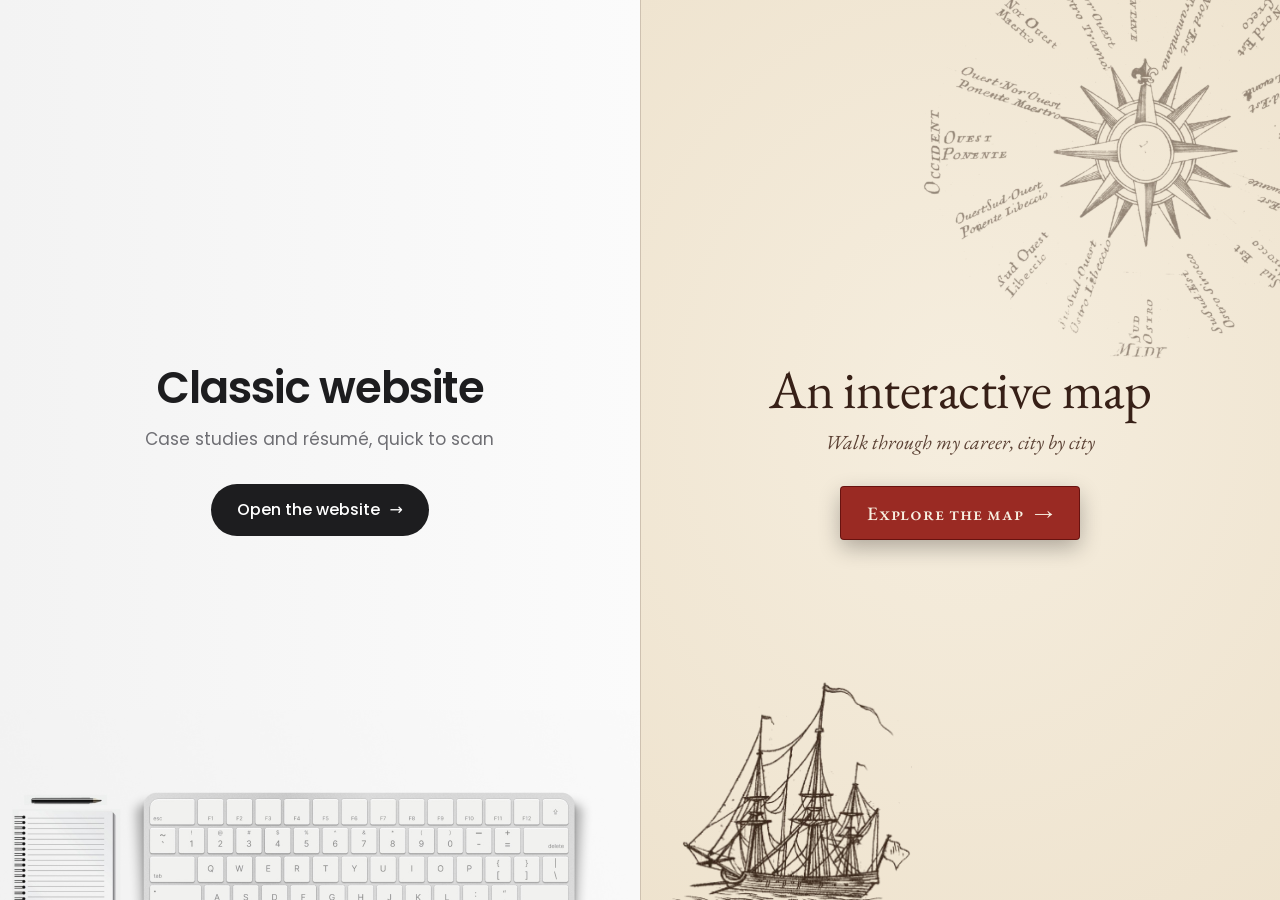
<file: split/index.html>
<!doctype html>
<html lang="en">
<head>
<meta charset="utf-8">
<meta name="viewport" content="width=device-width, initial-scale=1">
<title>Kunal Satpal | Portfolio</title>
<meta name="description" content="Portfolio of Kunal Satpal, Staff Product Designer at Hinge Health. Case studies in care, AI, fitness and commerce.">
<meta property="og:type" content="website">
<meta property="og:site_name" content="Kunal Satpal">
<meta property="og:url" content="https://kunalsatpal.com">
<meta property="og:title" content="Kunal Satpal | Portfolio">
<meta property="og:description" content="Portfolio of Kunal Satpal, Staff Product Designer at Hinge Health. Case studies in care, AI, fitness and commerce.">
<meta property="og:image" content="https://kunalsatpal.com/images/og-portfolio.jpg">
<meta property="og:image:width" content="2400">
<meta property="og:image:height" content="1260">
<meta property="og:image:alt" content="Kunal Satpal, Staff Product Designer at Hinge Health, set on parchment with a compass rose and a sailing ship.">
<meta name="twitter:card" content="summary_large_image">
<meta name="twitter:title" content="Kunal Satpal | Portfolio">
<meta name="twitter:description" content="Portfolio of Kunal Satpal, Staff Product Designer at Hinge Health. Case studies in care, AI, fitness and commerce.">
<meta name="twitter:image" content="https://kunalsatpal.com/images/og-portfolio.jpg">
<meta name="twitter:image:alt" content="Kunal Satpal, Staff Product Designer at Hinge Health, set on parchment with a compass rose and a sailing ship.">
<link rel="preconnect" href="https://fonts.googleapis.com">
<link href="https://fonts.googleapis.com/css2?family=EB+Garamond:ital,wght@0,400;0,500;1,400&family=Poppins:wght@400;500;600&display=swap" rel="stylesheet">
<style>
  :root {
    --paper: oklch(94% 0.028 84); --ink: oklch(27% 0.04 42); --ink-2: oklch(40% 0.042 48); --seal: oklch(46% 0.15 28);
  }
  * { box-sizing: border-box; margin: 0; }
  html, body { height: 100%; }
  body { display: flex; overflow: hidden; background: var(--paper); }
  a { color: inherit; text-decoration: none; }

  /* Two halves. The one you point at opens up; the other steps back. */
  .half { position: relative; flex: 1 1 0; min-width: 0; overflow: hidden; outline: none;
    display: flex; align-items: center; justify-content: center;
    transition: flex-grow .55s cubic-bezier(.2,.7,.2,1); }
  .half .art { position: absolute; transition: filter .55s, opacity .55s; }
  body:has(.half:hover, .half:focus-visible) .half:not(:hover, :focus-visible) .art { filter: saturate(.5); opacity: .75; }
  .half:hover, .half:focus-visible { flex-grow: 1.35; }

  .pitch { position: relative; z-index: 1; display: flex; flex-direction: column; align-items: center; text-align: center; padding: 0 32px; }
  .cta { display: inline-flex; align-items: center; gap: 10px; margin-top: 32px; white-space: nowrap; transition: background .25s, transform .25s; }
  .cta .arrow { transition: transform .25s; }
  .half:hover .cta .arrow, .half:focus-visible .cta .arrow { transform: translateX(4px); }

  /* Classic website: its own type, its own desk. */
  .classic { background: linear-gradient(90deg, #f3f3f3, #fbfbfb); color: #1d1d1f; font-family: "Poppins", system-ui, sans-serif; }
  .classic .art { left: 50%; bottom: 0; width: 1440px; transform: translateX(-50%); }
  .classic h2 { font: 600 clamp(34px, 3.4vw, 50px)/1.1 "Poppins", sans-serif; letter-spacing: -.02em; }
  .classic p { margin-top: 14px; font-size: 17px; color: #6e6e73; }
  .classic .cta { height: 52px; padding: 0 26px; border-radius: 999px; background: #1d1d1f; color: #fff; font-size: 16px; font-weight: 500; }
  .classic:hover .cta { background: #000; }

  /* An interactive map: parchment, ink and a wax-red button, as on the map itself. Like the classic
     half's desk, the map's own engravings sit at the edges: its compass rose, and a ship at the bottom. */
  .map { color: var(--ink); font-family: "EB Garamond", Georgia, serif;
    background: radial-gradient(120% 100% at 50% 45%, oklch(95% 0.022 84), oklch(90.5% 0.034 82)); }
  .map .art { inset: 0; pointer-events: none; }
  .map .art img { position: absolute; mix-blend-mode: multiply; }
  .map .compass { right: -120px; top: -120px; width: 520px; opacity: .55; }
  /* The ship rides the swell; leaning towards the map, it sets sail. */
  .map .ship { position: absolute; left: 5%; bottom: -2%; width: 240px; transition: transform 1.4s cubic-bezier(.3,.6,.3,1); }
  .map .ship img { position: static; display: block; width: 100%; transform-origin: 50% 85%; animation: rock 5.5s ease-in-out infinite; }
  .map:hover .ship, .map:focus-visible .ship { transform: translateX(44px); }
  @keyframes rock { 0%, 100% { transform: rotate(-1.4deg) translateY(0); } 50% { transform: rotate(1.4deg) translateY(-4px); } }
  .map h2 { font: 400 clamp(42px, 4.2vw, 62px)/1.05 "EB Garamond", serif; letter-spacing: -.01em; }
  .map p { margin-top: 12px; font: italic 400 20px/1.3 "EB Garamond", serif; color: var(--ink-2); }
  .map .cta { height: 52px; padding: 0 26px; border-radius: 3px; background: var(--seal); color: oklch(96% 0.02 84);
    font: 500 19px/1 "EB Garamond", serif; letter-spacing: .04em; font-variant-caps: small-caps;
    box-shadow: 0 0 0 1px oklch(34% 0.12 28), 0 8px 22px oklch(10% 0.02 45 / .3); }
  .map:hover .cta { background: oklch(41% 0.14 28); }

  /* The seam between the two. */
  .seam { position: relative; flex: 0 0 1px; background: oklch(27% 0.04 42 / .2); z-index: 2; }

  /* On the way out: the chosen half settles into the first colour of the page it opens,
     and that colour sweeps across the screen. Nothing reflows; the next page starts where this ends. */
  .veil { position: fixed; inset: 0; z-index: 10; pointer-events: none; visibility: hidden; }
  /* The map's loading drop, exactly as the map draws it (src/style.css .loader .ldrop), so the sweep
     ends on the map's own loading screen and the map picks up from there. */
  .veil .dot { position: absolute; left: 50%; top: 56%; width: 30px; height: 30px; margin: -15px 0 0 -15px; border-radius: 50%; opacity: 0;
    background: radial-gradient(closest-side, oklch(29% 0.05 40 / .75), oklch(29% 0.05 40 / .5) 55%, oklch(29% 0.05 40 / 0)); }
  @media (max-width: 760px) { .veil .dot { top: 50%; } }
  /* Once grown, it breathes exactly as the map's drop does (src/style.css ldrop-breathe), from the same rest. */
  .veil .dot.breathing { animation: dot-breathe 2.6s ease-in-out infinite; }
  @keyframes dot-breathe { 0%, 100% { transform: scale(1); } 50% { transform: scale(1.16); } }
  body.going { pointer-events: none; }

  /* Phones: one above the other. */
  @media (max-width: 720px), (orientation: portrait) {
    body { flex-direction: column; }
    .classic .art { width: 900px; }
    .classic p, .map p { font-size: 16px; }
    .map p { font-size: 18px; }
    .cta { margin-top: 22px; }
    .classic .cta, .map .cta { height: 48px; }
    .classic .pitch { margin-bottom: 70px; }
    .map .compass { width: 210px; right: -60px; top: -60px; }
    .map .ship { width: 150px; }
  }
  @media (prefers-reduced-motion: reduce) {
    .half, .half .art, .cta, .cta .arrow, .map .ship { transition: none; }
    .map .ship img { animation: none; }
    .map:hover .ship, .map:focus-visible .ship { transform: none; }
  }
</style>
</head>
<body>
  <a class="half classic" href="https://kunalsatpal.com/">
    <img class="art" src="desk.jpg" alt="">
    <div class="pitch">
      <h2>Classic website</h2>
      <p>Case studies and résumé, quick to scan</p>
      <span class="cta">Open the website <span class="arrow">→</span></span>
    </div>
  </a>
  <div class="seam" aria-hidden="true"></div>
  <a class="half map" href="../index.html">
    <div class="art" aria-hidden="true">
      <img class="compass" src="../assets/compass.webp" alt="">
      <div class="ship"><img src="../assets/ship.webp" alt=""></div>
    </div>
    <div class="pitch">
      <h2>An interactive map</h2>
      <p>Walk through my career, city by city</p>
      <span class="cta">Explore the map <span class="arrow">→</span></span>
    </div>
  </a>
<script>
  // The map is one big page, so fetch it ahead: on a laptop a moment after this page is up,
  // elsewhere as soon as someone leans towards it or touches it.
  const map = document.querySelector('.map')
  let fetched = false
  const prefetch = () => {
    if (fetched) return; fetched = true
    const l = document.createElement('link'); l.rel = 'prefetch'; l.href = map.href; document.head.appendChild(l)
  }
  for (const t of ['pointerenter', 'pointerdown', 'focus']) map.addEventListener(t, prefetch, { once: true })
  if (matchMedia('(pointer: fine)').matches) addEventListener('load', () => setTimeout(prefetch, 800))

  // The first frame of each destination: the classic site's off-white, the map's loading sheet.
  const FIRST = { classic: 'rgb(247, 247, 247)', map: 'rgb(222, 212, 187)' }
  const veil = document.createElement('div'); veil.className = 'veil'; document.body.appendChild(veil)
  const dot = document.createElement('div'); dot.className = 'dot'; veil.appendChild(dot)
  const still = matchMedia('(prefers-reduced-motion: reduce)').matches
  const ease = 'cubic-bezier(.65, 0, .35, 1)'

  document.querySelectorAll('.half').forEach(a => a.addEventListener('click', async e => {
    if (still || e.metaKey || e.ctrlKey || e.shiftKey || e.button) return
    e.preventDefault()
    document.body.classList.add('going')
    const r = a.getBoundingClientRect(), W = innerWidth, H = innerHeight
    const from = `inset(${r.top}px ${W - r.right}px ${H - r.bottom}px ${r.left}px)`
    const toMap = a.classList.contains('map')
    veil.style.background = FIRST[toMap ? 'map' : 'classic']
    veil.style.visibility = 'visible'
    // Tell the map its loading drop is already showing, so it keeps it rather than drawing it in again.
    if (toMap) try { sessionStorage.setItem('map-drop', '1') } catch (_) {}
    try {
      // 1. The half quietly becomes a plain sheet of the next page's colour.
      await veil.animate([{ clipPath: from, opacity: 0 }, { clipPath: from, opacity: 1 }], { duration: 120, easing: 'ease-out', fill: 'forwards' }).finished
      // 2. The sheet spreads over the whole screen; for the map, its loading drop gathers in the middle.
      if (toMap) dot.animate([{ opacity: 0, scale: .15 }, { opacity: 1, scale: 1 }], { duration: 300, easing: 'ease-out', fill: 'forwards' })
        .finished.then(() => dot.classList.add('breathing'), () => {})
      await veil.animate([{ clipPath: from, opacity: 1 }, { clipPath: 'inset(0px 0px 0px 0px)', opacity: 1 }], { duration: 300, easing: ease, fill: 'forwards' }).finished
    } catch (_) {}
    location.href = a.href
  }))
  // Coming back with the browser's Back button: show both halves again.
  addEventListener('pageshow', () => {
    document.body.classList.remove('going')
    veil.getAnimations().forEach(x => x.cancel()); dot.getAnimations().forEach(x => x.cancel()); dot.classList.remove('breathing'); veil.style.visibility = 'hidden'
  })
</script>
</body>
</html>
</file>
